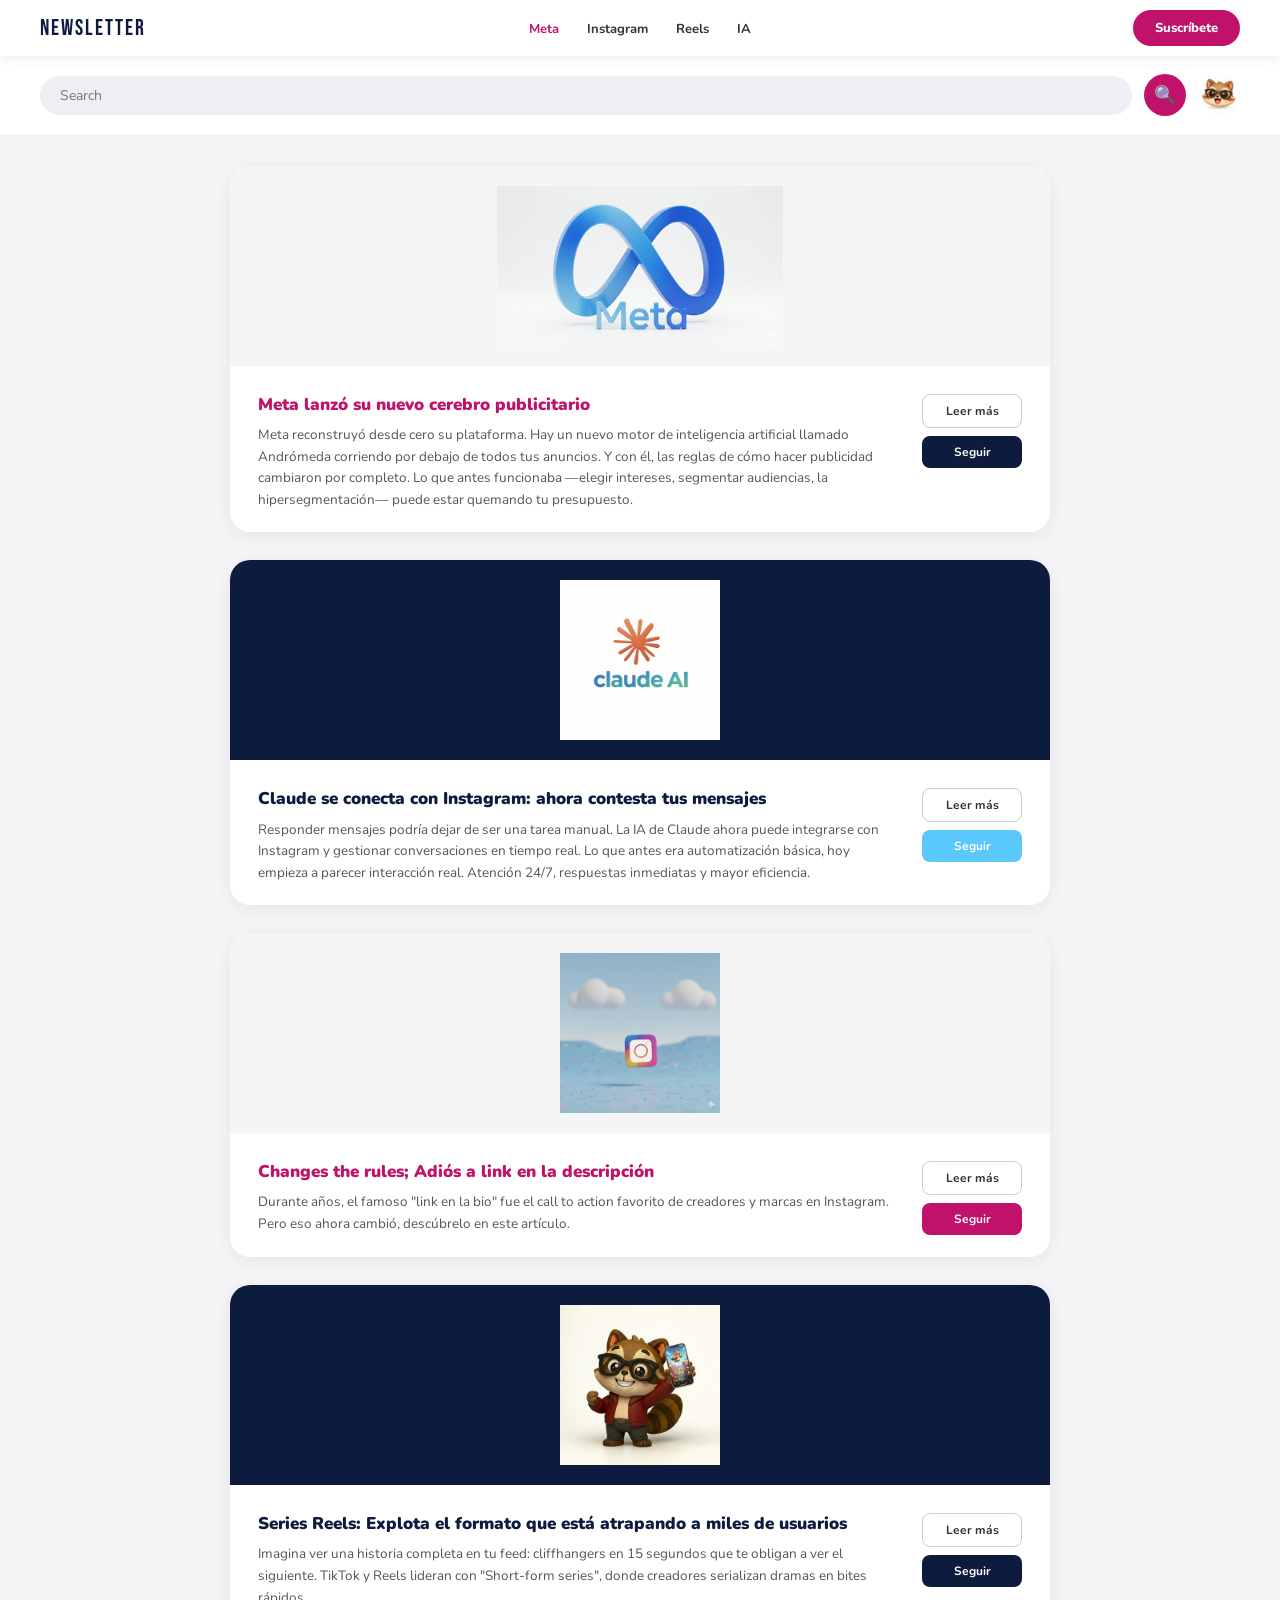
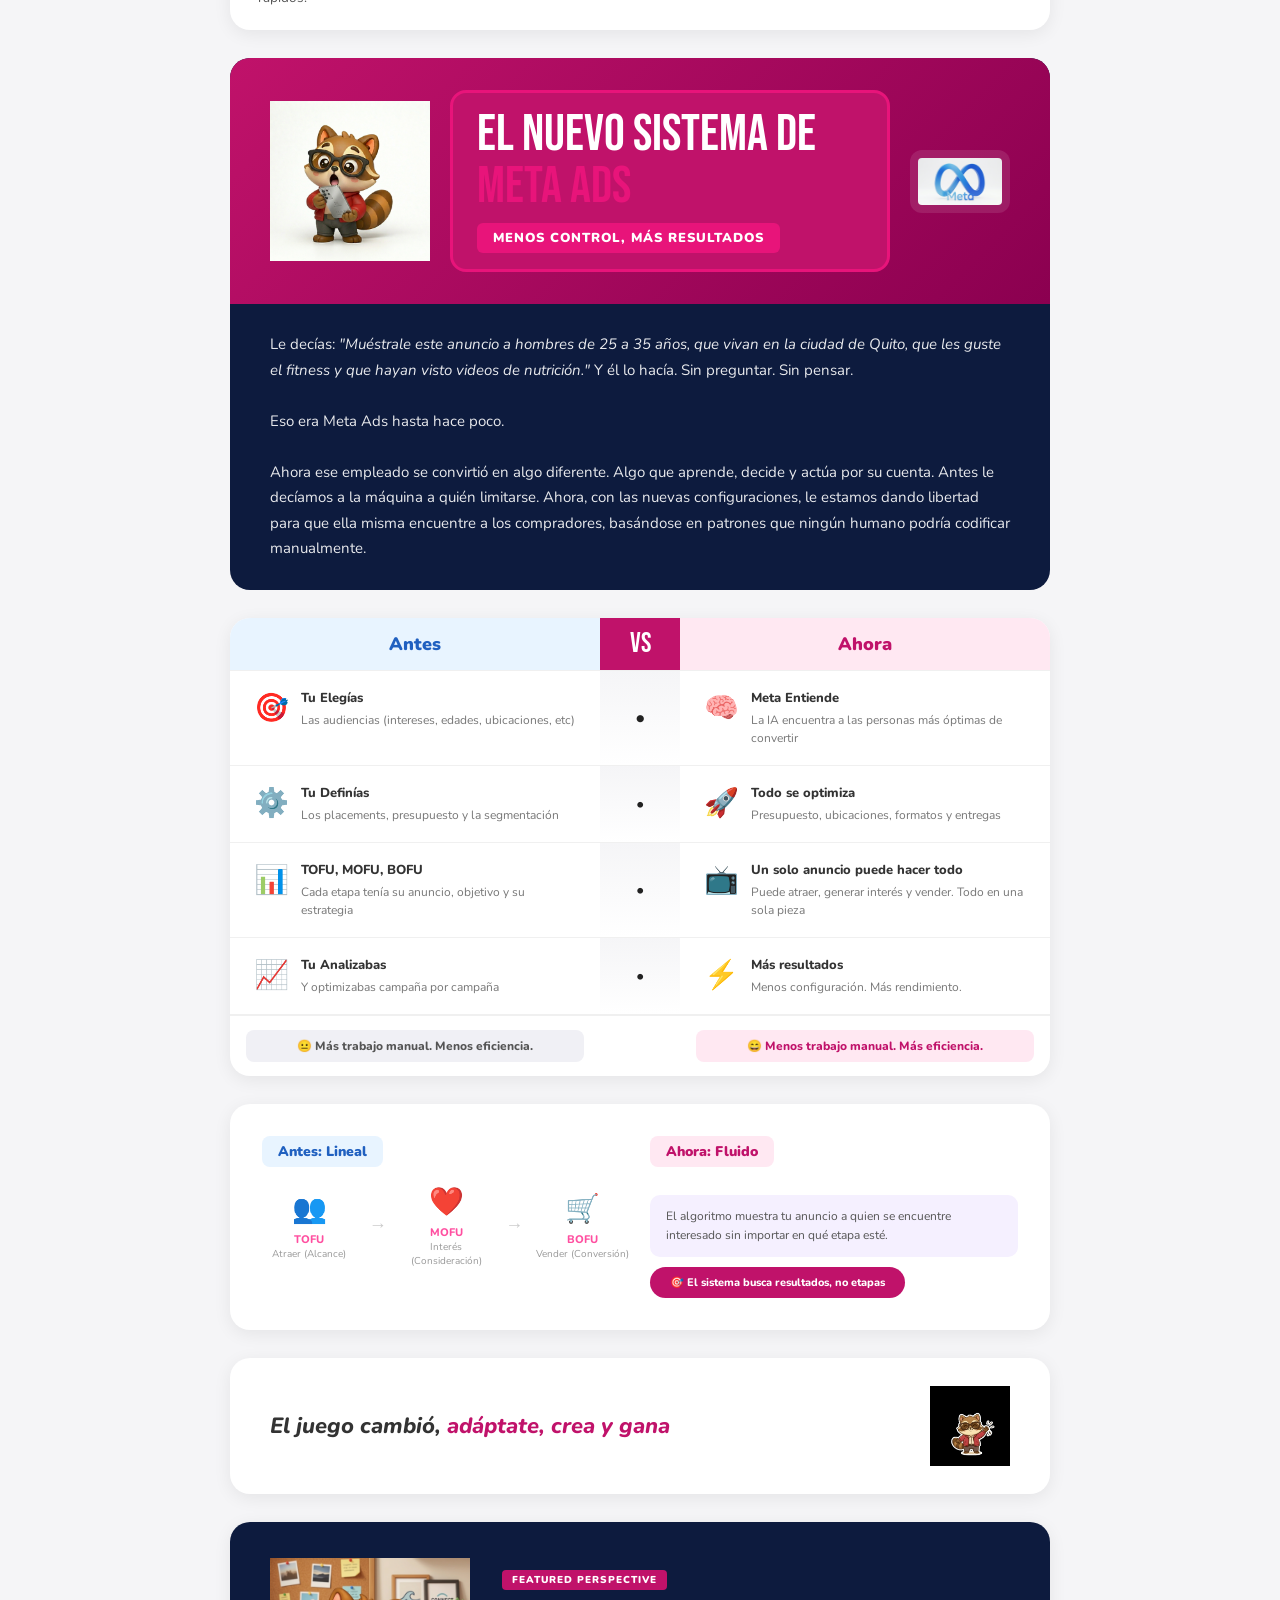
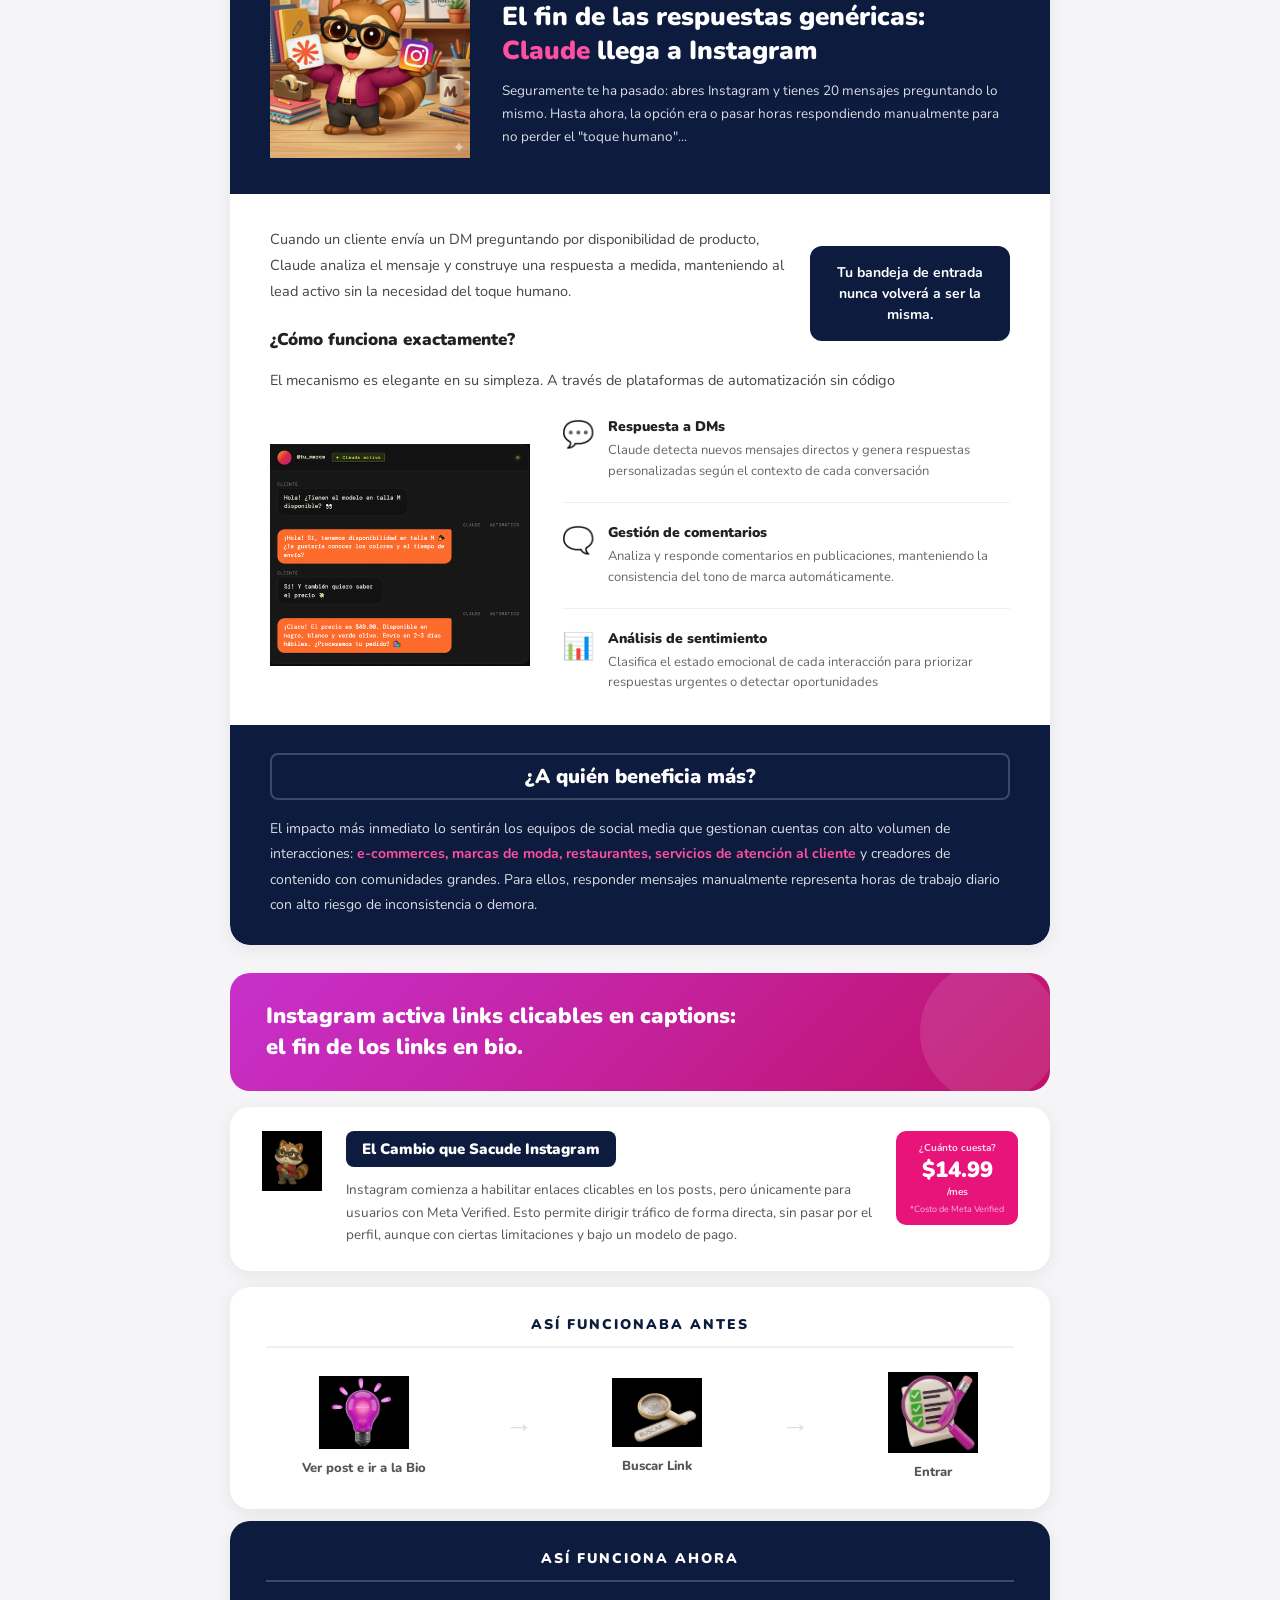
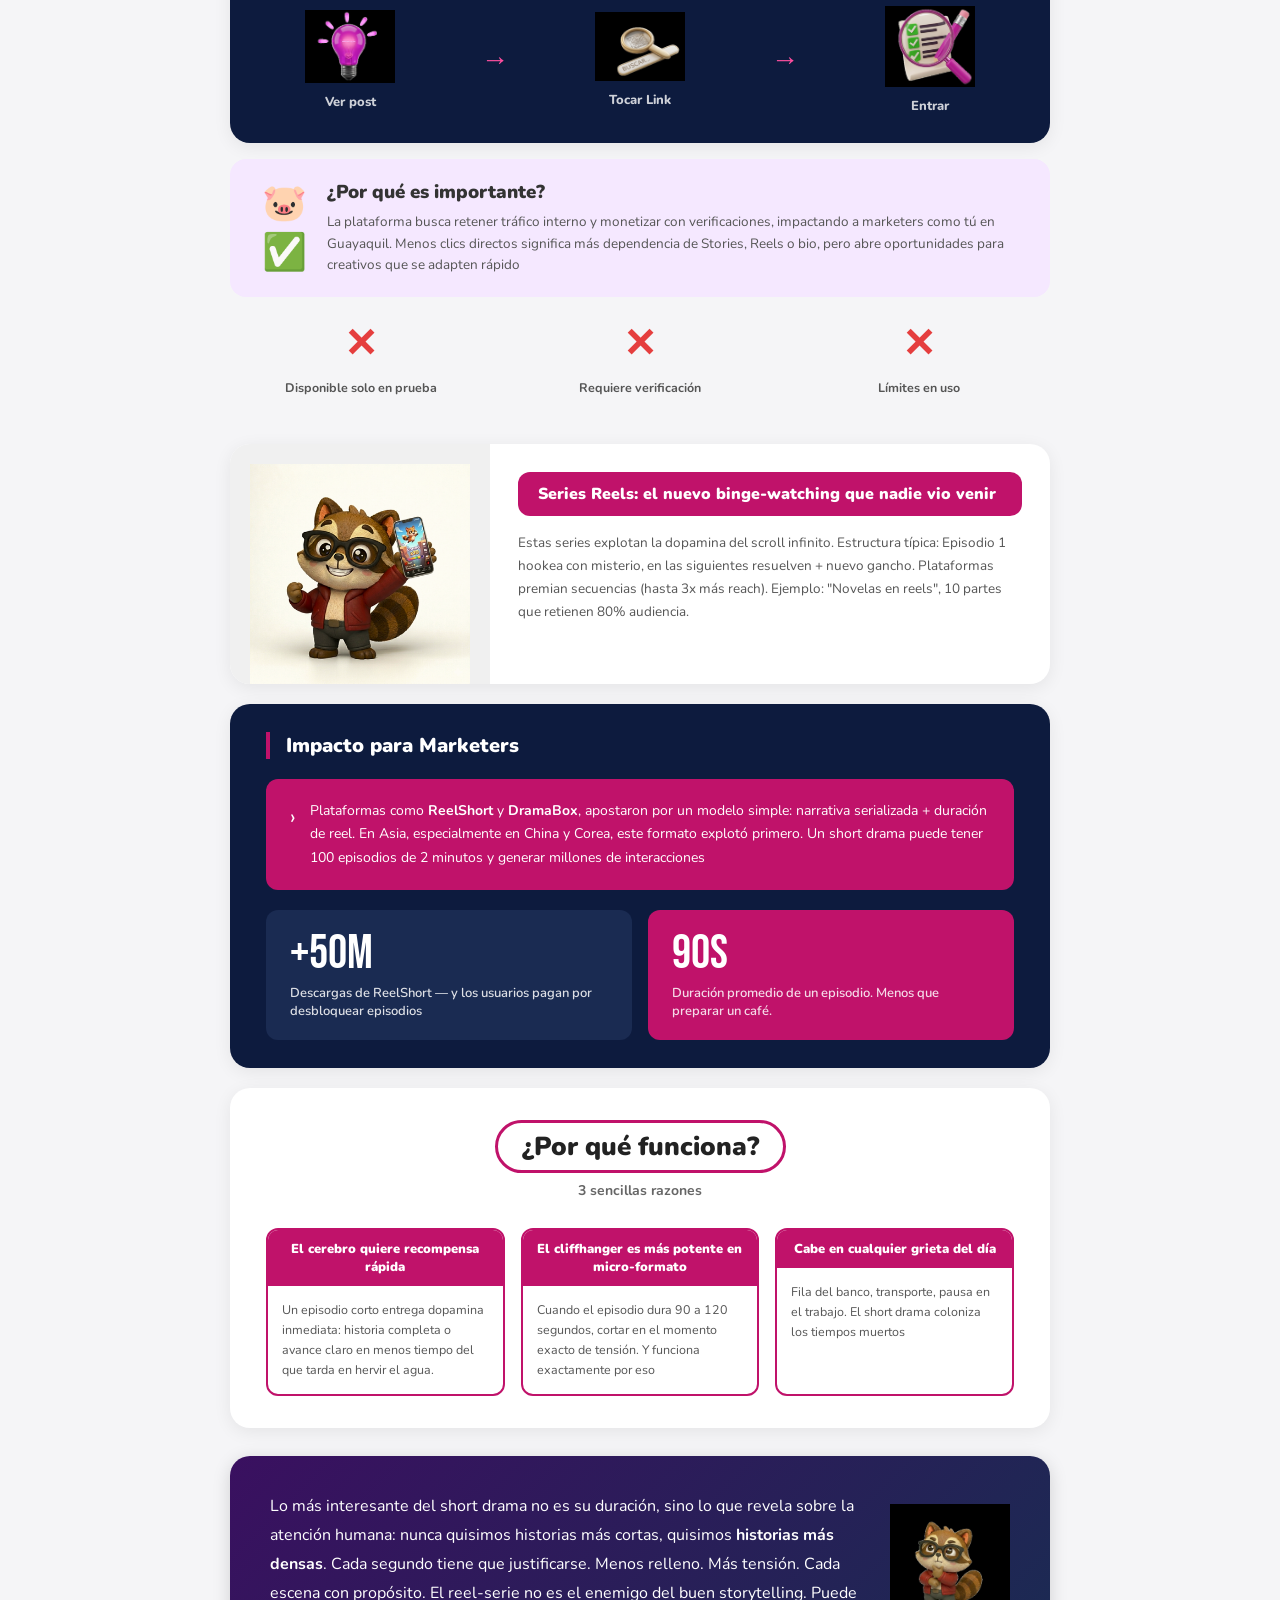
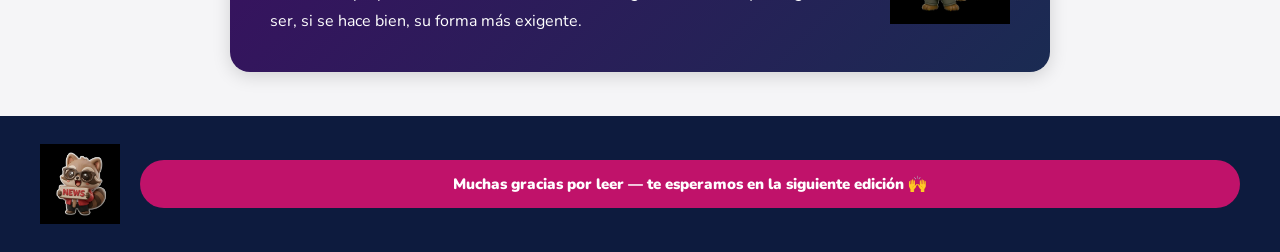
<file: index.html>
<!DOCTYPE html>
<html lang="es">
<head>
  <meta charset="UTF-8">
  <meta http-equiv="X-UA-Compatible" content="IE=edge">
  <meta name="viewport" content="width=device-width, initial-scale=1.0">

  <!-- ── Primary Meta ── -->
  <title>Newsletter Rocky — Mayo 2025 | Marketing Digital & IA</title>
  <meta name="description" content="Edición Mayo: Meta lanzó su nuevo cerebro publicitario, Claude llega a Instagram, links clicables en captions y el boom de los Series Reels.">
  <meta name="author" content="Rocky Newsletter">
  <meta name="theme-color" content="#C0126A">

  <!-- ── Favicon inline SVG ── -->
  <link rel="icon" type="image/svg+xml" href="data:image/svg+xml,<svg xmlns='http://www.w3.org/2000/svg' viewBox='0 0 32 32'><rect width='32' height='32' rx='8' fill='%23C0126A'/><text x='50%25' y='54%25' dominant-baseline='middle' text-anchor='middle' font-size='20'>🦝</text></svg>">

  <!-- ── Open Graph (LinkedIn, Facebook, WhatsApp) ── -->
  <meta property="og:type" content="article">
  <meta property="og:site_name" content="Newsletter Rocky">
  <meta property="og:title" content="Newsletter Rocky — Mayo 2025">
  <meta property="og:description" content="Meta Ads cambió todo, Claude responde tus DMs, Instagram mata el link en bio y los Series Reels explotan. Todo esto y más en la edición de Mayo.">
  <meta property="og:locale" content="es_ES">

  <!-- ── Twitter / X Card ── -->
  <meta name="twitter:card" content="summary_large_image">
  <meta name="twitter:title" content="Newsletter Rocky — Mayo 2025">
  <meta name="twitter:description" content="Meta Ads, Claude en Instagram, links en captions y Series Reels. La edición de Mayo está 🔥">

  <!-- ── Performance: preconnect fonts ── -->
  <link rel="preconnect" href="https://fonts.googleapis.com">
  <link rel="preconnect" href="https://fonts.gstatic.com" crossorigin>
  <link href="https://fonts.googleapis.com/css2?family=Nunito:ital,wght@0,400;0,600;0,700;0,800;0,900;1,700&family=Bebas+Neue&display=swap" rel="stylesheet">
<link rel="stylesheet" href="styles.css">
</head>
<body>

<!-- Skip to content (accessibility) -->
<a href="#main-content" class="skip-link">Ir al contenido principal</a>

<!-- NAV -->
<nav role="navigation" aria-label="Navegación principal">
  <div class="nav-logo">NEWSLETTER</div>
  <ul class="nav-links">
    <li><a href="#insights">Meta</a></li>
    <li><a href="#meta">Instagram</a></li>
    <li><a href="#reels">Reels</a></li>
    <li><a href="#claude">IA</a></li>
  </ul>
  <button class="btn-subscribe">Suscríbete</button>
</nav>

<main id="main-content" aria-label="Contenido principal">

<!-- SEARCH -->
<div class="search-bar-wrap">
  <input class="search-input" type="text" placeholder="Search">
  <button class="search-btn">🔍</button>
  <img class="rocky-face-nav" src="assets/rocky-avatar.png" alt="Rocky">
</div>

<div class="container">

  <!-- ===== NEWS CARDS ===== -->
  <section id="insights">

    <!-- Card 1: Meta -->
    <div class="news-card news-card--first fade-in">
      <img class="card-img" src="assets/meta-card.png" alt="Meta" loading="lazy">
      <div class="card-body">
        <div class="card-body-text">
          <div class="card-title">Meta lanzó su nuevo cerebro publicitario</div>
          <p class="card-desc">Meta reconstruyó desde cero su plataforma. Hay un nuevo motor de inteligencia artificial llamado Andrómeda corriendo por debajo de todos tus anuncios. Y con él, las reglas de cómo hacer publicidad cambiaron por completo. Lo que antes funcionaba —elegir intereses, segmentar audiencias, la hipersegmentación— puede estar quemando tu presupuesto.</p>
        </div>
        <div class="card-actions">
          <a href="#meta" class="btn-leer">Leer más</a>
          <button class="btn-seguir" onclick="scrollToSection('meta')">Seguir</button>
        </div>
      </div>
    </div>

    <!-- Card 2: Claude -->
    <div class="news-card news-card--spaced fade-in">
      <img class="card-img card-img-dark" src="assets/claude-card.png" alt="Claude AI" loading="lazy">
      <div class="card-body">
        <div class="card-body-text">
          <div class="card-title card-title-dark">Claude se conecta con Instagram: ahora contesta tus mensajes</div>
          <p class="card-desc">Responder mensajes podría dejar de ser una tarea manual. La IA de Claude ahora puede integrarse con Instagram y gestionar conversaciones en tiempo real. Lo que antes era automatización básica, hoy empieza a parecer interacción real. Atención 24/7, respuestas inmediatas y mayor eficiencia.</p>
        </div>
        <div class="card-actions">
          <a href="#claude" class="btn-leer">Leer más</a>
          <button class="btn-seguir cyan" onclick="scrollToSection('claude')">Seguir</button>
        </div>
      </div>
    </div>

    <!-- Card 3: Instagram Links -->
    <div class="news-card news-card--spaced fade-in">
      <img class="card-img" src="assets/instagram-card.png" alt="Instagram" loading="lazy">
      <div class="card-body">
        <div class="card-body-text">
          <div class="card-title">Changes the rules; Adiós a link en la descripción</div>
          <p class="card-desc">Durante años, el famoso "link en la bio" fue el call to action favorito de creadores y marcas en Instagram. Pero eso ahora cambió, descúbrelo en este artículo.</p>
        </div>
        <div class="card-actions">
          <a href="#instagram-links" class="btn-leer">Leer más</a>
          <button class="btn-seguir pink" onclick="scrollToSection('instagram-links')">Seguir</button>
        </div>
      </div>
    </div>

    <!-- Card 4: Series Reels -->
    <div class="news-card news-card--spaced fade-in">
      <img class="card-img card-img-dark" src="assets/reels-card.png" alt="Rocky Reels" loading="lazy">
      <div class="card-body">
        <div class="card-body-text">
          <div class="card-title card-title-dark">Series Reels: Explota el formato que está atrapando a miles de usuarios</div>
          <p class="card-desc">Imagina ver una historia completa en tu feed: cliffhangers en 15 segundos que te obligan a ver el siguiente. TikTok y Reels lideran con "Short-form series", donde creadores serializan dramas en bites rápidos.</p>
        </div>
        <div class="card-actions">
          <a href="#reels" class="btn-leer">Leer más</a>
          <button class="btn-seguir" onclick="scrollToSection('reels')">Seguir</button>
        </div>
      </div>
    </div>

  </section>

  <!-- ===== META ADS HERO ===== -->
  <section id="meta" class="fade-in">
    <div class="meta-hero">
      <div class="meta-hero-top">
        <img src="assets/rocky-meta-hero.png" alt="Rocky" style="width:160px;flex-shrink:0;object-fit:contain;" loading="lazy">
        <div class="meta-hero-badge">
          <div class="meta-hero-title">El NUEVO SISTEMA DE<br><span>META ADS</span></div>
          <div class="meta-hero-subtitle">MENOS CONTROL, MÁS RESULTADOS</div>
        </div>
        <img src="assets/meta-logo.png" alt="Meta" style="width:100px;object-fit:contain;flex-shrink:0;background:rgba(255,255,255,.1);border-radius:12px;padding:8px;" loading="lazy">
      </div>
      <div class="meta-hero-body">
        <p>Le decías: <em>"Muéstrale este anuncio a hombres de 25 a 35 años, que vivan en la ciudad de Quito, que les guste el fitness y que hayan visto videos de nutrición."</em> Y él lo hacía. Sin preguntar. Sin pensar.</p>
        <br>
        <p>Eso era Meta Ads hasta hace poco.</p>
        <br>
        <p>Ahora ese empleado se convirtió en algo diferente. Algo que aprende, decide y actúa por su cuenta. Antes le decíamos a la máquina a quién limitarse. Ahora, con las nuevas configuraciones, le estamos dando libertad para que ella misma encuentre a los compradores, basándose en patrones que ningún humano podría codificar manualmente.</p>
      </div>
    </div>
  </section>

  <!-- ===== ANTES vs AHORA TABLE ===== -->
  <div class="vs-section fade-in">
    <div class="vs-header">
      <div class="vs-col-header antes">Antes</div>
      <div class="vs-logo">VS</div>
      <div class="vs-col-header ahora">Ahora</div>
    </div>
    <div class="vs-body">
      <div class="vs-item vs-item--antes">
        <div class="vs-item-icon">🎯</div>
        <div>
          <div class="vs-item-title">Tu Elegías</div>
          <div class="vs-item-desc">Las audiencias (intereses, edades, ubicaciones, etc)</div>
        </div>
      </div>
      <div class="vs-center-col vs-center-col--header">•</div>
      <div class="vs-item vs-item--ahora">
        <div class="vs-item-icon">🧠</div>
        <div>
          <div class="vs-item-title">Meta Entiende</div>
          <div class="vs-item-desc">La IA encuentra a las personas más óptimas de convertir</div>
        </div>
      </div>

      <div class="vs-item vs-item--antes">
        <div class="vs-item-icon">⚙️</div>
        <div>
          <div class="vs-item-title">Tu Definías</div>
          <div class="vs-item-desc">Los placements, presupuesto y la segmentación</div>
        </div>
      </div>
      <div class="vs-center-col">•</div>
      <div class="vs-item vs-item--ahora">
        <div class="vs-item-icon">🚀</div>
        <div>
          <div class="vs-item-title">Todo se optimiza</div>
          <div class="vs-item-desc">Presupuesto, ubicaciones, formatos y entregas</div>
        </div>
      </div>

      <div class="vs-item vs-item--antes">
        <div class="vs-item-icon">📊</div>
        <div>
          <div class="vs-item-title">TOFU, MOFU, BOFU</div>
          <div class="vs-item-desc">Cada etapa tenía su anuncio, objetivo y su estrategia</div>
        </div>
      </div>
      <div class="vs-center-col">•</div>
      <div class="vs-item vs-item--ahora">
        <div class="vs-item-icon">📺</div>
        <div>
          <div class="vs-item-title">Un solo anuncio puede hacer todo</div>
          <div class="vs-item-desc">Puede atraer, generar interés y vender. Todo en una sola pieza</div>
        </div>
      </div>

      <div class="vs-item vs-item--antes">
        <div class="vs-item-icon">📈</div>
        <div>
          <div class="vs-item-title">Tu Analizabas</div>
          <div class="vs-item-desc">Y optimizabas campaña por campaña</div>
        </div>
      </div>
      <div class="vs-center-col">•</div>
      <div class="vs-item vs-item--ahora">
        <div class="vs-item-icon">⚡</div>
        <div>
          <div class="vs-item-title">Más resultados</div>
          <div class="vs-item-desc">Menos configuración. Más rendimiento.</div>
        </div>
      </div>
    </div>
    <div class="vs-footer">
      <div class="vs-footer-item antes-footer">😐 Más trabajo manual. Menos eficiencia.</div>
      <div></div>
      <div class="vs-footer-item ahora-footer">😄 Menos trabajo manual. Más eficiencia.</div>
    </div>
  </div>

  <!-- ===== FUNNEL ===== -->
  <div class="funnel-section fade-in">
    <div class="funnel-layout">
      <div class="funnel-col">
        <div class="funnel-col-title lineal">Antes: Lineal</div>
        <div class="funnel-steps">
          <div class="funnel-step">
            <span class="funnel-step-icon">👥</span>
            <div class="funnel-step-label">TOFU</div>
            <div class="funnel-step-sub">Atraer (Alcance)</div>
          </div>
          <span class="funnel-arrow">→</span>
          <div class="funnel-step">
            <span class="funnel-step-icon">❤️</span>
            <div class="funnel-step-label">MOFU</div>
            <div class="funnel-step-sub">Interés (Consideración)</div>
          </div>
          <span class="funnel-arrow">→</span>
          <div class="funnel-step">
            <span class="funnel-step-icon">🛒</span>
            <div class="funnel-step-label">BOFU</div>
            <div class="funnel-step-sub">Vender (Conversión)</div>
          </div>
        </div>
      </div>
      <div class="funnel-col">
        <div class="funnel-col-title fluido">Ahora: Fluido</div>
        <div class="funnel-fluid-desc">El algoritmo muestra tu anuncio a quien se encuentre interesado sin importar en qué etapa esté.</div>
        <div>
          <div class="funnel-cta-pill">🎯 El sistema busca resultados, no etapas</div>
        </div>
      </div>
    </div>
  </div>

  <!-- ===== QUOTE BANNER ===== -->
  <div class="quote-banner fade-in">
    <div class="quote-text"><em>El juego cambió</em>, <span>adáptate, crea y gana</span></div>
    <img class="quote-rocky" src="assets/rocky-quote.png" alt="Rocky" loading="lazy">
  </div>

  <!-- ===== CLAUDE ARTICLE ===== -->
  <section id="claude">
    <div class="article fade-in">
      <div class="article-hero">
        <img class="article-hero-img" src="assets/rocky-office.png" alt="Rocky Office" loading="lazy">
        <div>
          <div class="article-tag">FEATURED PERSPECTIVE</div>
          <h2>El fin de las respuestas genéricas:<br><span>Claude</span> llega a Instagram</h2>
          <p>Seguramente te ha pasado: abres Instagram y tienes 20 mensajes preguntando lo mismo. Hasta ahora, la opción era o pasar horas respondiendo manualmente para no perder el "toque humano"...</p>
        </div>
      </div>
      <div class="article-body">
        <div class="inbox-callout">Tu bandeja de entrada nunca volverá a ser la misma.</div>
        <p>Cuando un cliente envía un DM preguntando por disponibilidad de producto, Claude analiza el mensaje y construye una respuesta a medida, manteniendo al lead activo sin la necesidad del toque humano.</p>
        
        <h3 class="article-body-subtitle">¿Cómo funciona exactamente?</h3>
        <p class="article-body-note">El mecanismo es elegante en su simpleza. A través de plataformas de automatización sin código</p>
        
        <div class="how-section">
          <img class="chat-img" src="assets/chat-dm.png" alt="Chat DM" loading="lazy">
          <div class="how-features">
            <div class="how-feature">
              <div class="how-feature-icon">💬</div>
              <div>
                <div class="how-feature-title">Respuesta a DMs</div>
                <div class="how-feature-desc">Claude detecta nuevos mensajes directos y genera respuestas personalizadas según el contexto de cada conversación</div>
              </div>
            </div>
            <div class="how-feature">
              <div class="how-feature-icon">🗨️</div>
              <div>
                <div class="how-feature-title">Gestión de comentarios</div>
                <div class="how-feature-desc">Analiza y responde comentarios en publicaciones, manteniendo la consistencia del tono de marca automáticamente.</div>
              </div>
            </div>
            <div class="how-feature">
              <div class="how-feature-icon">📊</div>
              <div>
                <div class="how-feature-title">Análisis de sentimiento</div>
                <div class="how-feature-desc">Clasifica el estado emocional de cada interacción para priorizar respuestas urgentes o detectar oportunidades</div>
              </div>
            </div>
          </div>
        </div>
      </div>
      <div class="beneficia-section">
        <div class="beneficia-title">¿A quién beneficia más?</div>
        <div class="beneficia-body">
          El impacto más inmediato lo sentirán los equipos de social media que gestionan cuentas con alto volumen de interacciones: <strong>e-commerces, marcas de moda, restaurantes, servicios de atención al cliente</strong> y creadores de contenido con comunidades grandes. Para ellos, responder mensajes manualmente representa horas de trabajo diario con alto riesgo de inconsistencia o demora.
        </div>
      </div>
    </div>
  </section>

  <!-- ===== INSTAGRAM LINKS ARTICLE ===== -->
  <section id="instagram-links">
    <div class="ig-hero fade-in">
      <h2>Instagram activa links clicables en captions: el fin de los links en bio.</h2>
    </div>

    <div class="ig-cambio ig-cambio--spaced fade-in">
      <img class="ig-cambio-img" src="assets/rocky-ig.png" alt="Rocky" loading="lazy">
      <div>
        <h3>El Cambio que Sacude Instagram</h3>
        <p>Instagram comienza a habilitar enlaces clicables en los posts, pero únicamente para usuarios con Meta Verified. Esto permite dirigir tráfico de forma directa, sin pasar por el perfil, aunque con ciertas limitaciones y bajo un modelo de pago.</p>
      </div>
      <div class="ig-price-badge">
        <div class="ig-price-label">¿Cuánto cuesta?</div>
        <div class="ig-price-amount">$14.99</div>
        <div class="ig-price-label">/mes</div>
        <div class="ig-price-note">*Costo de Meta Verified</div>
      </div>
    </div>

    <!-- BEFORE Flow -->
    <div class="flow-box flow-box--spaced fade-in">
      <div class="flow-title">ASÍ FUNCIONABA ANTES</div>
      <div class="flow-steps">
        <div class="flow-step">
          <img src="assets/flow-before-1.png" alt="Ver post" loading="lazy">
          <div class="flow-step-label">Ver post e ir a la Bio</div>
        </div>
        <div class="flow-arrow">→</div>
        <div class="flow-step">
          <img src="assets/flow-before-2.png" alt="Buscar" loading="lazy">
          <div class="flow-step-label">Buscar Link</div>
        </div>
        <div class="flow-arrow">→</div>
        <div class="flow-step">
          <img src="assets/flow-before-3.png" alt="Entrar" loading="lazy">
          <div class="flow-step-label">Entrar</div>
        </div>
      </div>
    </div>

    <!-- AFTER Flow -->
    <div class="flow-box flow-box--dark fade-in">
      <div class="flow-title flow-title--dark">ASÍ FUNCIONA AHORA</div>
      <div class="flow-steps">
        <div class="flow-step">
          <img src="assets/flow-after-1.png" alt="Ver post" loading="lazy">
          <div class="flow-step-label flow-step-label--light">Ver post</div>
        </div>
        <div class="flow-arrow flow-arrow--pink">→</div>
        <div class="flow-step">
          <img src="assets/flow-after-2.png" alt="Tocar Link" loading="lazy">
          <div class="flow-step-label flow-step-label--light">Tocar Link</div>
        </div>
        <div class="flow-arrow flow-arrow--pink">→</div>
        <div class="flow-step">
          <img src="assets/flow-after-3.png" alt="Entrar" loading="lazy">
          <div class="flow-step-label flow-step-label--light">Entrar</div>
        </div>
      </div>
    </div>

    <div class="pq-banner pq-banner--spaced fade-in">
      <div class="pq-banner-icon">🐷✅</div>
      <div>
        <h3>¿Por qué es importante?</h3>
        <p>La plataforma busca retener tráfico interno y monetizar con verificaciones, impactando a marketers como tú en Guayaquil. Menos clics directos significa más dependencia de Stories, Reels o bio, pero abre oportunidades para creativos que se adapten rápido</p>
      </div>
    </div>

    <div class="limitations fade-in">
      <div class="limit-item">
        <div class="limit-x">✕</div>
        <div>Disponible solo en prueba</div>
      </div>
      <div class="limit-item">
        <div class="limit-x">✕</div>
        <div>Requiere verificación</div>
      </div>
      <div class="limit-item">
        <div class="limit-x">✕</div>
        <div>Límites en uso</div>
      </div>
    </div>
  </section>

  <!-- ===== SERIES REELS ===== -->
  <section id="reels">
    <div class="reels-section fade-in">
      <div class="reels-hero">
        <div class="reels-img-col">
          <img src="assets/rocky-reels.png" alt="Rocky Reels" loading="lazy">
        </div>
        <div class="reels-text-col">
          <div class="reels-title-badge">Series Reels: el nuevo binge-watching que nadie vio venir</div>
          <p>Estas series explotan la dopamina del scroll infinito. Estructura típica: Episodio 1 hookea con misterio, en las siguientes resuelven + nuevo gancho. Plataformas premian secuencias (hasta 3x más reach). Ejemplo: "Novelas en reels", 10 partes que retienen 80% audiencia.</p>
        </div>
      </div>
    </div>

    <div class="marketers-section marketers-section--spaced fade-in">
      <div class="marketers-title">Impacto para Marketers</div>
      <div class="marketers-quote">
        <div class="marketers-arrow">›</div>
        <p>Plataformas como <strong>ReelShort</strong> y <strong>DramaBox</strong>, apostaron por un modelo simple: narrativa serializada + duración de reel. En Asia, especialmente en China y Corea, este formato explotó primero. Un short drama puede tener 100 episodios de 2 minutos y generar millones de interacciones</p>
      </div>
      <div class="stats-row">
        <div class="stat-box dark">
          <div class="stat-number">+50M</div>
          <div class="stat-desc">Descargas de ReelShort — y los usuarios pagan por desbloquear episodios</div>
        </div>
        <div class="stat-box pink">
          <div class="stat-number">90s</div>
          <div class="stat-desc">Duración promedio de un episodio. Menos que preparar un café.</div>
        </div>
      </div>
    </div>

    <div class="reasons-section reasons-section--spaced fade-in">
      <div class="reasons-title">
        <h2>¿Por qué funciona?</h2>
      </div>
      <div class="reasons-sub">3 sencillas razones</div>
      <div class="reasons-grid">
        <div class="reason-card">
          <div class="reason-card-head">El cerebro quiere recompensa rápida</div>
          <div class="reason-card-body">Un episodio corto entrega dopamina inmediata: historia completa o avance claro en menos tiempo del que tarda en hervir el agua.</div>
        </div>
        <div class="reason-card">
          <div class="reason-card-head">El cliffhanger es más potente en micro-formato</div>
          <div class="reason-card-body">Cuando el episodio dura 90 a 120 segundos, cortar en el momento exacto de tensión. Y funciona exactamente por eso</div>
        </div>
        <div class="reason-card">
          <div class="reason-card-head">Cabe en cualquier grieta del día</div>
          <div class="reason-card-body">Fila del banco, transporte, pausa en el trabajo. El short drama coloniza los tiempos muertos</div>
        </div>
      </div>
    </div>
  </section>

  <!-- ===== CLOSING QUOTE ===== -->
  <div class="closing-quote fade-in">
    <div class="closing-quote-text">
      Lo más interesante del short drama no es su duración, sino lo que revela sobre la atención humana: nunca quisimos historias más cortas, quisimos <strong>historias más densas</strong>. Cada segundo tiene que justificarse. Menos relleno. Más tensión. Cada escena con propósito. El reel-serie no es el enemigo del buen storytelling. Puede ser, si se hace bien, su forma más exigente.
    </div>
    <img class="closing-quote-img" src="assets/rocky-closing.png" alt="Rocky" loading="lazy">
  </div>

</div>

</main><!-- /main-content -->

<!-- FOOTER -->
<footer role="contentinfo">
  <img class="footer-rocky" src="assets/rocky-footer.png" alt="Rocky News" loading="lazy">
  <div class="footer-msg">Muchas gracias por leer — te esperamos en la siguiente edición 🙌</div>
</footer>

<script>
  'use strict';

  // ── Smooth scroll utility ──────────────────────────────────────────────────
  function scrollToSection(id) {
    const el = document.getElementById(id);
    if (!el) return;
    el.scrollIntoView({ behavior: 'smooth', block: 'start' });
  }

  // ── Intercept all anchor [href^="#"] clicks ────────────────────────────────
  document.querySelectorAll('a[href^="#"]').forEach(a => {
    a.addEventListener('click', e => {
      const id = a.getAttribute('href').slice(1);
      const target = document.getElementById(id);
      if (target) { e.preventDefault(); scrollToSection(id); }
    });
  });

  // ── Fade-in on scroll via IntersectionObserver ────────────────────────────
  (function () {
    const fadeEls = document.querySelectorAll('.fade-in');
    if (!('IntersectionObserver' in window)) {
      fadeEls.forEach(el => el.classList.add('visible'));
      return;
    }
    const observer = new IntersectionObserver((entries) => {
      entries.forEach(entry => {
        if (entry.isIntersecting) {
          entry.target.classList.add('visible');
          observer.unobserve(entry.target);
        }
      });
    }, { threshold: 0.08, rootMargin: '0px 0px -20px 0px' });
    fadeEls.forEach(el => observer.observe(el));
  })();

  // ── Live search → scroll to first matching section ────────────────────────
  (function () {
    const input = document.querySelector('.search-input');
    if (!input) return;
    input.addEventListener('keydown', (e) => {
      if (e.key !== 'Enter') return;
      const q = input.value.trim().toLowerCase();
      if (!q) return;
      const sections = document.querySelectorAll('section[id]');
      for (const s of sections) {
        if (s.textContent.toLowerCase().includes(q)) {
          s.scrollIntoView({ behavior: 'smooth' });
          input.blur();
          break;
        }
      }
    });
  })();

  // ── Active nav highlight on scroll ────────────────────────────────────────
  (function () {
    const links = document.querySelectorAll('.nav-links a[href^="#"]');
    const sections = Array.from(links).map(a => document.querySelector(a.getAttribute('href'))).filter(Boolean);
    const onScroll = () => {
      const scrollY = window.scrollY + 80;
      let current = sections[0];
      sections.forEach(s => { if (scrollY >= s.offsetTop) current = s; });
      links.forEach(a => {
        a.style.color = a.getAttribute('href') === '#' + current?.id ? 'var(--magenta)' : '';
      });
    };
    window.addEventListener('scroll', onScroll, { passive: true });
  })();
</script>

</body>
</html>
</file>
<file: styles.css>
:root {
  --magenta: #C0126A;
  --hot-pink: #E8147A;
  --light-pink: #FF4FA0;
  --navy: #0D1B3E;
  --navy-mid: #1A2B52;
  --cyan: #00D4FF;
  --white: #ffffff;
  --light-gray: #F5F5F7;
  --gray-text: #555;
}

* { margin:0; padding:0; box-sizing:border-box; }

body {
  font-family: 'Nunito', sans-serif;
  background: var(--light-gray);
  color: #222;
  overflow-x: hidden;
}

/* ====== NAV ====== */
nav {
  background: white;
  display: flex;
  align-items: center;
  justify-content: space-between;
  padding: 0 40px;
  height: 56px;
  position: sticky;
  top: 0;
  z-index: 100;
  box-shadow: 0 2px 12px rgba(0,0,0,0.08);
}
.nav-logo {
  font-family: 'Bebas Neue', sans-serif;
  font-size: 22px;
  letter-spacing: 2px;
  color: var(--navy);
}
.nav-links {
  display: flex;
  gap: 28px;
  list-style: none;
}
.nav-links a {
  text-decoration: none;
  color: #333;
  font-weight: 700;
  font-size: 13px;
  transition: color .2s;
}
.nav-links a:hover { color: var(--magenta); }
.btn-subscribe {
  background: var(--magenta);
  color: white;
  border: none;
  padding: 9px 22px;
  border-radius: 50px;
  font-weight: 800;
  font-size: 13px;
  cursor: pointer;
  font-family: 'Nunito', sans-serif;
  transition: background .2s, transform .15s;
}
.btn-subscribe:hover { background: var(--hot-pink); transform: scale(1.04); }

/* ====== SEARCH BAR ====== */
.search-bar-wrap {
  background: white;
  padding: 18px 40px;
  display: flex;
  align-items: center;
  gap: 12px;
}
.search-input {
  flex: 1;
  border: none;
  background: #f0eef5;
  border-radius: 50px;
  padding: 10px 20px;
  font-size: 14px;
  font-family: 'Nunito', sans-serif;
  outline: none;
}
.search-btn {
  background: var(--magenta);
  border: none;
  border-radius: 50px;
  width: 42px; height: 42px;
  display: flex; align-items: center; justify-content: center;
  cursor: pointer;
  color: white;
  font-size: 18px;
  transition: background .2s;
}
.search-btn:hover { background: var(--hot-pink); }
.rocky-face-nav { width: 42px; height: 42px; border-radius: 50%; object-fit: cover; }

/* ====== MAIN CONTENT ====== */
.container {
  max-width: 860px;
  margin: 0 auto;
  padding: 32px 20px;
  display: flex;
  flex-direction: column;
  gap: 28px;
}

/* ====== NEWS CARD ====== */
.news-card {
  background: white;
  border-radius: 20px;
  overflow: hidden;
  box-shadow: 0 4px 18px rgba(0,0,0,0.07);
  transition: transform .2s, box-shadow .2s;
}
.news-card:hover {
  transform: translateY(-3px);
  box-shadow: 0 8px 30px rgba(0,0,0,0.12);
}

/* Inline style replacements for news cards */
.news-card--first {
  margin-bottom: 0;
}
.news-card--spaced {
  margin-top: 28px;
}

.card-img {
  width: 100%;
  height: 200px;
  object-fit: contain;
  background: #f5f5f7;
  padding: 20px;
}
.card-img-dark {
  background: var(--navy);
}
.card-body {
  padding: 22px 28px;
  display: flex;
  justify-content: space-between;
  align-items: flex-start;
  gap: 20px;
}
.card-body-text { flex: 1; }
.card-title {
  font-size: 17px;
  font-weight: 900;
  color: var(--magenta);
  margin-bottom: 8px;
  line-height: 1.3;
}
.card-title-dark { color: var(--navy); }
.card-desc {
  font-size: 13.5px;
  color: #555;
  line-height: 1.6;
}
.card-actions {
  display: flex;
  flex-direction: column;
  gap: 8px;
  min-width: 100px;
}
.btn-leer {
  background: white;
  border: 1.5px solid #ccc;
  color: #333;
  padding: 8px 16px;
  border-radius: 8px;
  font-weight: 700;
  font-size: 12px;
  cursor: pointer;
  font-family: 'Nunito', sans-serif;
  text-align: center;
  transition: border-color .2s, color .2s;
  text-decoration: none;
  display: block;
}
.btn-leer:hover { border-color: var(--magenta); color: var(--magenta); }
.btn-seguir {
  background: var(--navy);
  color: white;
  border: none;
  padding: 8px 16px;
  border-radius: 8px;
  font-weight: 700;
  font-size: 12px;
  cursor: pointer;
  font-family: 'Nunito', sans-serif;
  text-align: center;
  transition: background .2s;
  display: block;
}
.btn-seguir.pink { background: var(--magenta); }
.btn-seguir.cyan { background: #5AC8FA; }
.btn-seguir:hover { opacity: .85; }

/* ====== META ADS HERO ====== */
.meta-hero {
  background: var(--navy);
  border-radius: 20px;
  overflow: hidden;
  position: relative;
}
.meta-hero-top {
  background: linear-gradient(135deg, var(--magenta) 0%, #8B0050 100%);
  padding: 32px 40px;
  display: flex;
  align-items: center;
  gap: 20px;
}
.meta-hero-badge {
  background: var(--magenta);
  border: 3px solid var(--hot-pink);
  border-radius: 16px;
  padding: 16px 24px;
  flex: 1;
}
.meta-hero-title {
  font-family: 'Bebas Neue', sans-serif;
  font-size: clamp(32px, 6vw, 52px);
  color: white;
  line-height: 1;
}
.meta-hero-title span { color: var(--hot-pink); }
.meta-hero-subtitle {
  background: var(--hot-pink);
  color: white;
  font-size: 13px;
  font-weight: 900;
  padding: 6px 16px;
  border-radius: 6px;
  display: inline-block;
  margin-top: 10px;
  letter-spacing: 1px;
}
.meta-hero-body {
  padding: 28px 40px;
  color: white;
  font-size: 15px;
  line-height: 1.7;
  opacity: .9;
}

/* ====== BEFORE/AFTER TABLE ====== */
.vs-section {
  background: white;
  border-radius: 20px;
  overflow: hidden;
  box-shadow: 0 4px 18px rgba(0,0,0,0.07);
}
.vs-header {
  display: grid;
  grid-template-columns: 1fr 80px 1fr;
  gap: 0;
}
.vs-col-header {
  padding: 14px 20px;
  text-align: center;
  font-weight: 900;
  font-size: 18px;
}
.vs-col-header.antes {
  background: #E8F4FF;
  color: #2060C0;
  border-radius: 12px 0 0 0;
}
.vs-col-header.ahora {
  background: #FFE8F2;
  color: var(--magenta);
  border-radius: 0 12px 0 0;
}
.vs-logo {
  background: var(--magenta);
  display: flex;
  align-items: center;
  justify-content: center;
  font-family: 'Bebas Neue', sans-serif;
  font-size: 28px;
  color: white;
}
.vs-body {
  display: grid;
  grid-template-columns: 1fr 80px 1fr;
  gap: 0;
}
.vs-item {
  padding: 18px 24px;
  border-top: 1px solid #f0f0f0;
  display: flex;
  align-items: flex-start;
  gap: 12px;
}
.vs-item-icon { font-size: 28px; flex-shrink: 0; }
.vs-item-title { font-weight: 800; font-size: 13px; color: #333; margin-bottom: 4px; }
.vs-item-desc { font-size: 12px; color: #777; line-height: 1.5; }
.vs-center-col {
  background: linear-gradient(to bottom, #f5f5f7, white);
  display: flex;
  align-items: center;
  justify-content: center;
  border-top: 1px solid #f0f0f0;
}

/* Inline style replacement for vs-center-col first row */
.vs-center-col--header {
  font-size: 20px;
  padding: 12px;
}

.vs-footer {
  display: grid;
  grid-template-columns: 1fr 80px 1fr;
  padding: 14px 0;
  border-top: 2px solid #f0f0f0;
}
.vs-footer-item {
  display: flex;
  align-items: center;
  justify-content: center;
  gap: 8px;
  padding: 8px 24px;
  border-radius: 8px;
  font-size: 12px;
  font-weight: 800;
  margin: 0 16px;
}
.vs-footer-item.antes-footer { background: #f0f0f5; color: #555; }
.vs-footer-item.ahora-footer { background: #FFE8F2; color: var(--magenta); }

/* ====== FUNNEL ====== */
.funnel-section {
  background: white;
  border-radius: 20px;
  padding: 32px;
  box-shadow: 0 4px 18px rgba(0,0,0,0.07);
}

/* Replaces inline style="display:flex;gap:20px;flex-wrap:wrap;" */
.funnel-layout {
  display: flex;
  gap: 20px;
  flex-wrap: wrap;
}

/* Replaces inline style="flex:1;min-width:240px;" */
.funnel-col {
  flex: 1;
  min-width: 240px;
}

.funnel-grid {
  display: grid;
  grid-template-columns: 1fr 1fr;
  gap: 24px;
  margin-top: 24px;
}
.funnel-col-title {
  font-size: 14px;
  font-weight: 900;
  padding: 6px 16px;
  border-radius: 8px;
  display: inline-block;
  margin-bottom: 16px;
}
.funnel-col-title.lineal { background: #E8F4FF; color: #2060C0; }
.funnel-col-title.fluido { background: #FFE8F2; color: var(--magenta); }
.funnel-steps {
  display: flex;
  gap: 12px;
  align-items: center;
}
.funnel-step {
  text-align: center;
  flex: 1;
}
.funnel-step-icon {
  font-size: 28px;
  display: block;
  margin-bottom: 4px;
}
.funnel-step-label {
  font-size: 11px;
  font-weight: 800;
  color: var(--light-pink);
}
.funnel-step-sub {
  font-size: 10px;
  color: #999;
}
.funnel-arrow { color: #ccc; font-size: 18px; }
.funnel-fluid-desc {
  background: #f5f0ff;
  border-radius: 10px;
  padding: 12px 16px;
  font-size: 12px;
  color: #555;
  line-height: 1.6;
  margin-top: 12px;
}
.funnel-cta-pill {
  background: var(--magenta);
  color: white;
  border-radius: 50px;
  padding: 8px 20px;
  font-size: 11px;
  font-weight: 800;
  display: inline-flex;
  align-items: center;
  gap: 6px;
  margin-top: 10px;
}

/* ====== QUOTE BANNER ====== */
.quote-banner {
  background: white;
  border-radius: 20px;
  padding: 28px 40px;
  display: flex;
  align-items: center;
  justify-content: space-between;
  gap: 20px;
  box-shadow: 0 4px 18px rgba(0,0,0,0.07);
  position: relative;
  overflow: hidden;
}
.quote-text {
  font-family: 'Nunito', sans-serif;
  font-style: italic;
  font-size: clamp(16px, 3vw, 22px);
  font-weight: 800;
  color: #333;
}
.quote-text span { color: var(--magenta); }
.quote-rocky { width: 80px; flex-shrink: 0; }

/* ====== ARTICLE SECTIONS ====== */
.article {
  background: white;
  border-radius: 20px;
  overflow: hidden;
  box-shadow: 0 4px 18px rgba(0,0,0,0.07);
}
.article-hero {
  background: var(--navy);
  color: white;
  padding: 36px 40px;
  display: flex;
  gap: 32px;
  align-items: center;
}
.article-hero-img { width: 200px; flex-shrink: 0; object-fit: contain; }
.article-tag {
  background: var(--magenta);
  color: white;
  font-size: 10px;
  font-weight: 900;
  padding: 3px 10px;
  border-radius: 4px;
  letter-spacing: 1px;
  display: inline-block;
  margin-bottom: 10px;
}
.article-hero h2 {
  font-size: clamp(20px, 3.5vw, 26px);
  font-weight: 900;
  line-height: 1.3;
  margin-bottom: 12px;
}
.article-hero h2 span { color: var(--light-pink); }
.article-hero p {
  font-size: 13.5px;
  line-height: 1.7;
  opacity: .85;
}
.article-body {
  padding: 32px 40px;
}
.article-body p {
  font-size: 14.5px;
  line-height: 1.8;
  color: #444;
  margin-bottom: 20px;
}

/* Replaces inline h3 style */
.article-body-subtitle {
  font-size: 17px;
  font-weight: 900;
  margin: 24px 0 16px;
  color: #222;
}

/* Replaces inline p style for mechanism description */
.article-body-note {
  font-size: 12px;
  color: #999;
  margin-bottom: 16px;
}

.inbox-callout {
  background: var(--navy);
  color: white;
  border-radius: 12px;
  padding: 16px 20px;
  font-size: 14px;
  font-weight: 700;
  line-height: 1.5;
  margin: 20px 0;
  max-width: 200px;
  float: right;
  margin-left: 20px;
  text-align: center;
}

/* ====== HOW IT WORKS ====== */
.how-section {
  display: flex;
  gap: 32px;
  margin-top: 24px;
}
.chat-img {
  width: 260px;
  flex-shrink: 0;
  border-radius: 12px;
  object-fit: contain;
}
.how-features { flex: 1; }
.how-feature {
  display: flex;
  gap: 14px;
  align-items: flex-start;
  margin-bottom: 20px;
  padding-bottom: 20px;
  border-bottom: 1px solid #f0f0f0;
}
.how-feature:last-child { border-bottom: none; margin-bottom: 0; padding-bottom: 0; }
.how-feature-icon { font-size: 26px; flex-shrink: 0; }
.how-feature-title { font-weight: 900; font-size: 14px; color: #222; margin-bottom: 4px; }
.how-feature-desc { font-size: 13px; color: #666; line-height: 1.6; }

/* ====== BENEFICIA ====== */
.beneficia-section {
  background: var(--navy);
  border-radius: 0 0 20px 20px;
  padding: 28px 40px;
}
.beneficia-title {
  text-align: center;
  color: white;
  font-size: 20px;
  font-weight: 900;
  margin-bottom: 16px;
  border: 2px solid rgba(255,255,255,.2);
  padding: 8px;
  border-radius: 8px;
}
.beneficia-body {
  color: rgba(255,255,255,.85);
  font-size: 14px;
  line-height: 1.8;
}
.beneficia-body strong { color: var(--light-pink); }

/* ====== INSTAGRAM LINKS ARTICLE ====== */
.ig-hero {
  background: linear-gradient(135deg, #C830CC 0%, var(--magenta) 100%);
  border-radius: 20px;
  padding: 28px 36px;
  color: white;
  position: relative;
  overflow: hidden;
}
.ig-hero h2 {
  font-size: clamp(18px, 3vw, 22px);
  font-weight: 900;
  line-height: 1.4;
  max-width: 65%;
}
.ig-hero::after {
  content: '';
  position: absolute;
  right: -10px; top: 50%;
  transform: translateY(-50%);
  width: 140px; height: 140px;
  border-radius: 50%;
  background: rgba(255,255,255,.1);
}

.ig-cambio {
  background: white;
  border-radius: 20px;
  padding: 24px 32px;
  box-shadow: 0 4px 18px rgba(0,0,0,0.07);
  display: flex;
  gap: 24px;
  align-items: flex-start;
  position: relative;
}

/* Replaces inline style="margin-top:16px;" on ig-cambio */
.ig-cambio--spaced {
  margin-top: 16px;
}

.ig-cambio-img { width: 60px; flex-shrink: 0; }
.ig-cambio h3 {
  background: var(--navy);
  color: white;
  font-size: 15px;
  font-weight: 900;
  padding: 8px 16px;
  border-radius: 8px;
  display: inline-block;
  margin-bottom: 12px;
}
.ig-cambio p { font-size: 13.5px; color: #555; line-height: 1.7; }
.ig-price-badge {
  background: var(--hot-pink);
  color: white;
  border-radius: 10px;
  padding: 10px 14px;
  text-align: center;
  flex-shrink: 0;
  align-self: flex-start;
  margin-left: auto;
}
.ig-price-label { font-size: 10px; font-weight: 700; opacity: .85; }
.ig-price-amount { font-size: 22px; font-weight: 900; }

/* Replaces inline style on meta verified note */
.ig-price-note {
  font-size: 9px;
  opacity: .7;
  margin-top: 4px;
}

/* ====== FLOW DIAGRAMS ====== */
.flow-box {
  background: white;
  border-radius: 20px;
  padding: 28px 36px;
  box-shadow: 0 4px 18px rgba(0,0,0,0.07);
}

/* Replaces inline style="margin-top:16px;" on flow-box */
.flow-box--spaced {
  margin-top: 16px;
}

/* Replaces inline style="margin-top:12px;background:var(--navy);" */
.flow-box--dark {
  margin-top: 12px;
  background: var(--navy);
}

.flow-title {
  text-align: center;
  font-size: 14px;
  font-weight: 900;
  letter-spacing: 2px;
  color: var(--navy);
  margin-bottom: 24px;
  padding-bottom: 12px;
  border-bottom: 2px solid #f0f0f0;
}

/* Replaces inline style="color:white;border-color:rgba(255,255,255,.2);" */
.flow-title--dark {
  color: white;
  border-color: rgba(255,255,255,.2);
}

.flow-steps {
  display: flex;
  justify-content: space-around;
  align-items: center;
  gap: 8px;
}
.flow-step {
  display: flex;
  flex-direction: column;
  align-items: center;
  gap: 10px;
  text-align: center;
}
.flow-step img { width: 90px; object-fit: contain; }
.flow-step-label { font-size: 13px; font-weight: 800; color: #555; }

/* Replaces inline style="color:rgba(255,255,255,.8);" */
.flow-step-label--light {
  color: rgba(255,255,255,.8);
}

.flow-arrow { font-size: 28px; color: #ddd; }

/* Replaces inline style="color:var(--light-pink);" */
.flow-arrow--pink {
  color: var(--light-pink);
}

/* ====== POR QUE ====== */
.pq-banner {
  background: #f5e8ff;
  border-radius: 16px;
  padding: 20px 32px;
  display: flex;
  align-items: center;
  gap: 20px;
  margin: 20px 0;
}

/* Replaces inline style="margin-top:16px;" on pq-banner */
.pq-banner--spaced {
  margin-top: 16px;
}

.pq-banner-icon { font-size: 36px; }
.pq-banner h3 { font-weight: 900; color: #333; margin-bottom: 6px; }
.pq-banner p { font-size: 13.5px; color: #555; line-height: 1.6; }

.limitations {
  display: flex;
  gap: 16px;
  margin: 20px 0;
}
.limit-item {
  flex: 1;
  display: flex;
  flex-direction: column;
  align-items: center;
  gap: 8px;
  text-align: center;
  font-size: 12.5px;
  font-weight: 700;
  color: #555;
}
.limit-x { font-size: 40px; color: #e53e3e; }

/* ====== SERIES REELS ====== */
.reels-section {
  background: white;
  border-radius: 20px;
  overflow: hidden;
  box-shadow: 0 4px 18px rgba(0,0,0,0.07);
}
.reels-hero {
  display: flex;
  gap: 0;
}
.reels-img-col {
  background: #f0f0f0;
  width: 260px;
  flex-shrink: 0;
  display: flex;
  align-items: flex-end;
  justify-content: center;
  padding: 20px;
  padding-bottom: 0;
}
.reels-img-col img { width: 220px; }
.reels-text-col {
  flex: 1;
  padding: 28px;
}
.reels-title-badge {
  background: var(--magenta);
  color: white;
  padding: 12px 20px;
  border-radius: 12px;
  font-size: 16px;
  font-weight: 900;
  line-height: 1.3;
  margin-bottom: 16px;
}
.reels-text-col p {
  font-size: 13.5px;
  color: #555;
  line-height: 1.7;
}

.marketers-section {
  background: var(--navy);
  border-radius: 20px;
  padding: 28px 36px;
  box-shadow: 0 4px 18px rgba(0,0,0,0.07);
}

/* Replaces inline style="margin-top:20px;" on marketers-section */
.marketers-section--spaced {
  margin-top: 20px;
}

.marketers-title {
  font-size: 20px;
  font-weight: 900;
  color: white;
  border-left: 4px solid var(--magenta);
  padding-left: 16px;
  margin-bottom: 20px;
}
.marketers-quote {
  background: var(--magenta);
  border-radius: 12px;
  padding: 20px 24px;
  color: white;
  font-size: 14px;
  line-height: 1.7;
  display: flex;
  gap: 14px;
  align-items: flex-start;
}
.marketers-arrow {
  font-size: 22px;
  flex-shrink: 0;
}
.stats-row {
  display: grid;
  grid-template-columns: 1fr 1fr;
  gap: 16px;
  margin-top: 20px;
}
.stat-box {
  border-radius: 12px;
  padding: 20px 24px;
}
.stat-box.dark { background: var(--navy-mid); color: white; }
.stat-box.pink { background: var(--magenta); color: white; }
.stat-number { font-family: 'Bebas Neue', sans-serif; font-size: clamp(36px, 5vw, 48px); line-height: 1; }
.stat-desc { font-size: 13px; margin-top: 6px; opacity: .85; font-weight: 600; }

/* ====== POR QUE FUNCIONA ====== */
.reasons-section {
  background: white;
  border-radius: 20px;
  padding: 32px 36px;
  box-shadow: 0 4px 18px rgba(0,0,0,0.07);
}

/* Replaces inline style="margin-top:20px;" on reasons-section */
.reasons-section--spaced {
  margin-top: 20px;
}

.reasons-title {
  text-align: center;
  margin-bottom: 8px;
}
.reasons-title h2 {
  font-size: clamp(20px, 3.5vw, 26px);
  font-weight: 900;
  color: #222;
  display: inline-block;
  border: 3px solid var(--magenta);
  padding: 6px 24px;
  border-radius: 50px;
}
.reasons-sub { text-align: center; font-size: 14px; font-weight: 700; color: #666; margin-bottom: 28px; }
.reasons-grid {
  display: grid;
  grid-template-columns: 1fr 1fr 1fr;
  gap: 16px;
}
.reason-card {
  border: 2px solid var(--magenta);
  border-radius: 12px;
  overflow: hidden;
}
.reason-card-head {
  background: var(--magenta);
  color: white;
  font-weight: 900;
  font-size: 13px;
  padding: 10px 14px;
  text-align: center;
  line-height: 1.4;
}
.reason-card-body {
  padding: 14px;
  font-size: 12.5px;
  color: #555;
  line-height: 1.6;
}

/* ====== CLOSING QUOTE ====== */
.closing-quote {
  background: linear-gradient(135deg, #3a1060 0%, #1A2B52 100%);
  border-radius: 20px;
  padding: 36px 40px;
  color: white;
  font-size: 16px;
  line-height: 1.8;
  position: relative;
  overflow: hidden;
  box-shadow: 0 4px 18px rgba(0,0,0,0.15);
  display: flex;
  gap: 24px;
  align-items: center;
}
.closing-quote-text { flex: 1; }
.closing-quote-img { width: 120px; flex-shrink: 0; }

/* ====== FOOTER ====== */
footer {
  background: var(--navy);
  margin-top: 12px;
  padding: 28px 40px;
  display: flex;
  align-items: center;
  justify-content: space-between;
  gap: 20px;
}
.footer-rocky { width: 80px; }
.footer-msg {
  background: var(--magenta);
  color: white;
  border-radius: 50px;
  padding: 14px 32px;
  font-size: 15px;
  font-weight: 900;
  flex: 1;
  text-align: center;
}

/* ====== SCROLL ANIMATION ====== */
.fade-in {
  opacity: 0;
  transform: translateY(24px);
  transition: opacity .6s ease, transform .6s ease;
}
.fade-in.visible {
  opacity: 1;
  transform: translateY(0);
}

/* ====== SKIP LINK (accessibility) ====== */
.skip-link {
  position: absolute;
  top: -100px;
  left: 16px;
  background: var(--magenta);
  color: white;
  padding: 8px 16px;
  border-radius: 0 0 8px 8px;
  font-weight: 800;
  font-size: 13px;
  text-decoration: none;
  z-index: 9999;
  transition: top .2s;
}
.skip-link:focus { top: 0; }

/* ============================================================
   RESPONSIVE — Mobile-first breakpoints
   ============================================================ */

/* ── Small laptops / large tablets ── */
@media (max-width: 1024px) {
  .reasons-grid {
    grid-template-columns: 1fr 1fr;
  }
}

/* ── Tablets / large phones ── */
@media (max-width: 768px) {
  nav { padding: 0 20px; }
  .nav-links { display: none; }

  .search-bar-wrap { padding: 14px 20px; }

  .container { padding: 24px 14px; gap: 22px; }

  .card-body { flex-direction: column; }
  .card-actions { flex-direction: row; min-width: unset; }

  .meta-hero-top {
    padding: 24px 24px;
    flex-direction: column;
    text-align: center;
  }
  .meta-hero-top img { width: 120px; }
  .meta-hero-body { padding: 24px; }

  .vs-header { grid-template-columns: 1fr 1fr; }
  .vs-logo { display: none; }
  .vs-col-header.antes { border-radius: 12px 0 0 0; }
  .vs-col-header.ahora { border-radius: 0 12px 0 0; }

  .vs-body {
    display: grid;
    grid-template-columns: 1fr 1fr;
  }
  .vs-center-col { display: none; }

  .vs-item {
    border-top: 1px solid #f0f0f0;
    padding: 12px 10px;
  }
  .vs-item--antes { background: #f8fbff; border-right: 1px solid #f0f0f0; }
  .vs-item--ahora { background: #fff8fc; }
  .vs-item-icon { font-size: 20px; }
  .vs-item-title { font-size: 11px; }
  .vs-item-desc { font-size: 10px; }

  .vs-footer { grid-template-columns: 1fr 1fr; }
  .vs-footer > div:nth-child(2) { display: none; }
  .vs-footer-item { margin: 0 8px; font-size: 10px; padding: 8px 10px; text-align: center; }

  .funnel-layout { flex-direction: column; }
  .funnel-col { min-width: unset; }

  .quote-banner { padding: 24px 24px; }

  .article-hero {
    flex-direction: column;
    padding: 28px 24px;
    text-align: center;
  }
  .article-hero-img { width: 160px; }
  .article-body { padding: 24px; }

  .how-section { flex-direction: column; }
  .chat-img { width: 100%; max-width: 300px; margin: 0 auto; }

  .beneficia-section { padding: 24px; }

  .ig-hero h2 { max-width: 100%; }

  .ig-cambio {
    flex-direction: column;
    padding: 20px 24px;
  }
  .ig-price-badge {
    order: 1;
    margin-left: 0;
  }

  .flow-box { padding: 20px 24px; }
  .flow-step img { width: 60px; }

  .reels-hero { flex-direction: column; }
  .reels-img-col { width: 100%; }
  .reels-img-col img { width: 180px; }

  .stats-row { grid-template-columns: 1fr; }

  .reasons-grid { grid-template-columns: 1fr; }

  .closing-quote {
    flex-direction: column;
    padding: 28px 24px;
    text-align: center;
  }
  .closing-quote-img { width: 100px; }

  footer {
    flex-direction: column;
    padding: 24px 20px;
    text-align: center;
  }
  .footer-rocky { width: 60px; }
  .footer-msg { padding: 12px 20px; font-size: 14px; }

  .pq-banner {
    flex-direction: column;
    text-align: center;
    padding: 20px;
  }

  .limitations { flex-direction: column; gap: 12px; }

  .inbox-callout {
    float: none;
    max-width: 100%;
    margin-left: 0;
  }
}

/* ── Small phones ── */
@media (max-width: 480px) {
  nav {
    padding: 0 12px;
    height: 48px;
  }
  .nav-logo { font-size: 18px; }
  .btn-subscribe {
    padding: 7px 16px;
    font-size: 12px;
  }

  .search-bar-wrap { padding: 10px 12px; gap: 8px; }
  .search-input { padding: 8px 14px; font-size: 13px; }
  .search-btn { width: 36px; height: 36px; font-size: 16px; }
  .rocky-face-nav { width: 36px; height: 36px; }

  .container { padding: 16px 10px; gap: 18px; }

  .card-body { padding: 16px 18px; }
  .card-img { height: 160px; padding: 14px; }

  .meta-hero-top { padding: 20px 16px; gap: 14px; }
  .meta-hero-top img { width: 90px; }
  .meta-hero-badge { padding: 12px 16px; }
  .meta-hero-subtitle { font-size: 11px; padding: 4px 12px; }
  .meta-hero-body { padding: 20px 16px; font-size: 14px; }

  .vs-item { padding: 14px 16px; }
  .vs-col-header { font-size: 15px; padding: 10px 14px; }

  .funnel-section { padding: 20px 16px; }
  .funnel-steps { gap: 6px; }
  .funnel-step-icon { font-size: 22px; }
  .funnel-step-label { font-size: 10px; }
  .funnel-arrow { font-size: 14px; }

  .quote-banner { padding: 20px 16px; gap: 14px; }
  .quote-rocky { width: 60px; }

  .article-hero { padding: 20px 16px; gap: 20px; }
  .article-hero-img { width: 120px; }
  .article-body { padding: 20px 16px; }
  .article-body p { font-size: 13.5px; }
  .article-body-subtitle { font-size: 15px; }

  .beneficia-section { padding: 20px 16px; }
  .beneficia-title { font-size: 17px; }
  .beneficia-body { font-size: 13px; }

  .ig-hero { padding: 20px 20px; }
  .ig-cambio { padding: 16px 16px; }

  .flow-box { padding: 16px 14px; }
  .flow-step img { width: 48px; }
  .flow-step-label { font-size: 11px; }
  .flow-arrow { font-size: 22px; }

  .reels-img-col { padding: 14px; }
  .reels-img-col img { width: 140px; }
  .reels-text-col { padding: 20px 16px; }
  .reels-title-badge { font-size: 14px; padding: 10px 16px; }

  .marketers-section { padding: 20px 16px; }
  .marketers-quote { padding: 16px 18px; font-size: 13px; }

  .stat-box { padding: 16px 18px; }

  .reasons-section { padding: 24px 16px; }
  .reason-card-head { font-size: 12px; padding: 8px 10px; }
  .reason-card-body { padding: 10px; font-size: 12px; }

  .closing-quote { padding: 24px 16px; font-size: 14px; }
  .closing-quote-img { width: 80px; }

  footer { padding: 20px 16px; }
  .footer-msg { padding: 10px 16px; font-size: 13px; }
}
</file>
